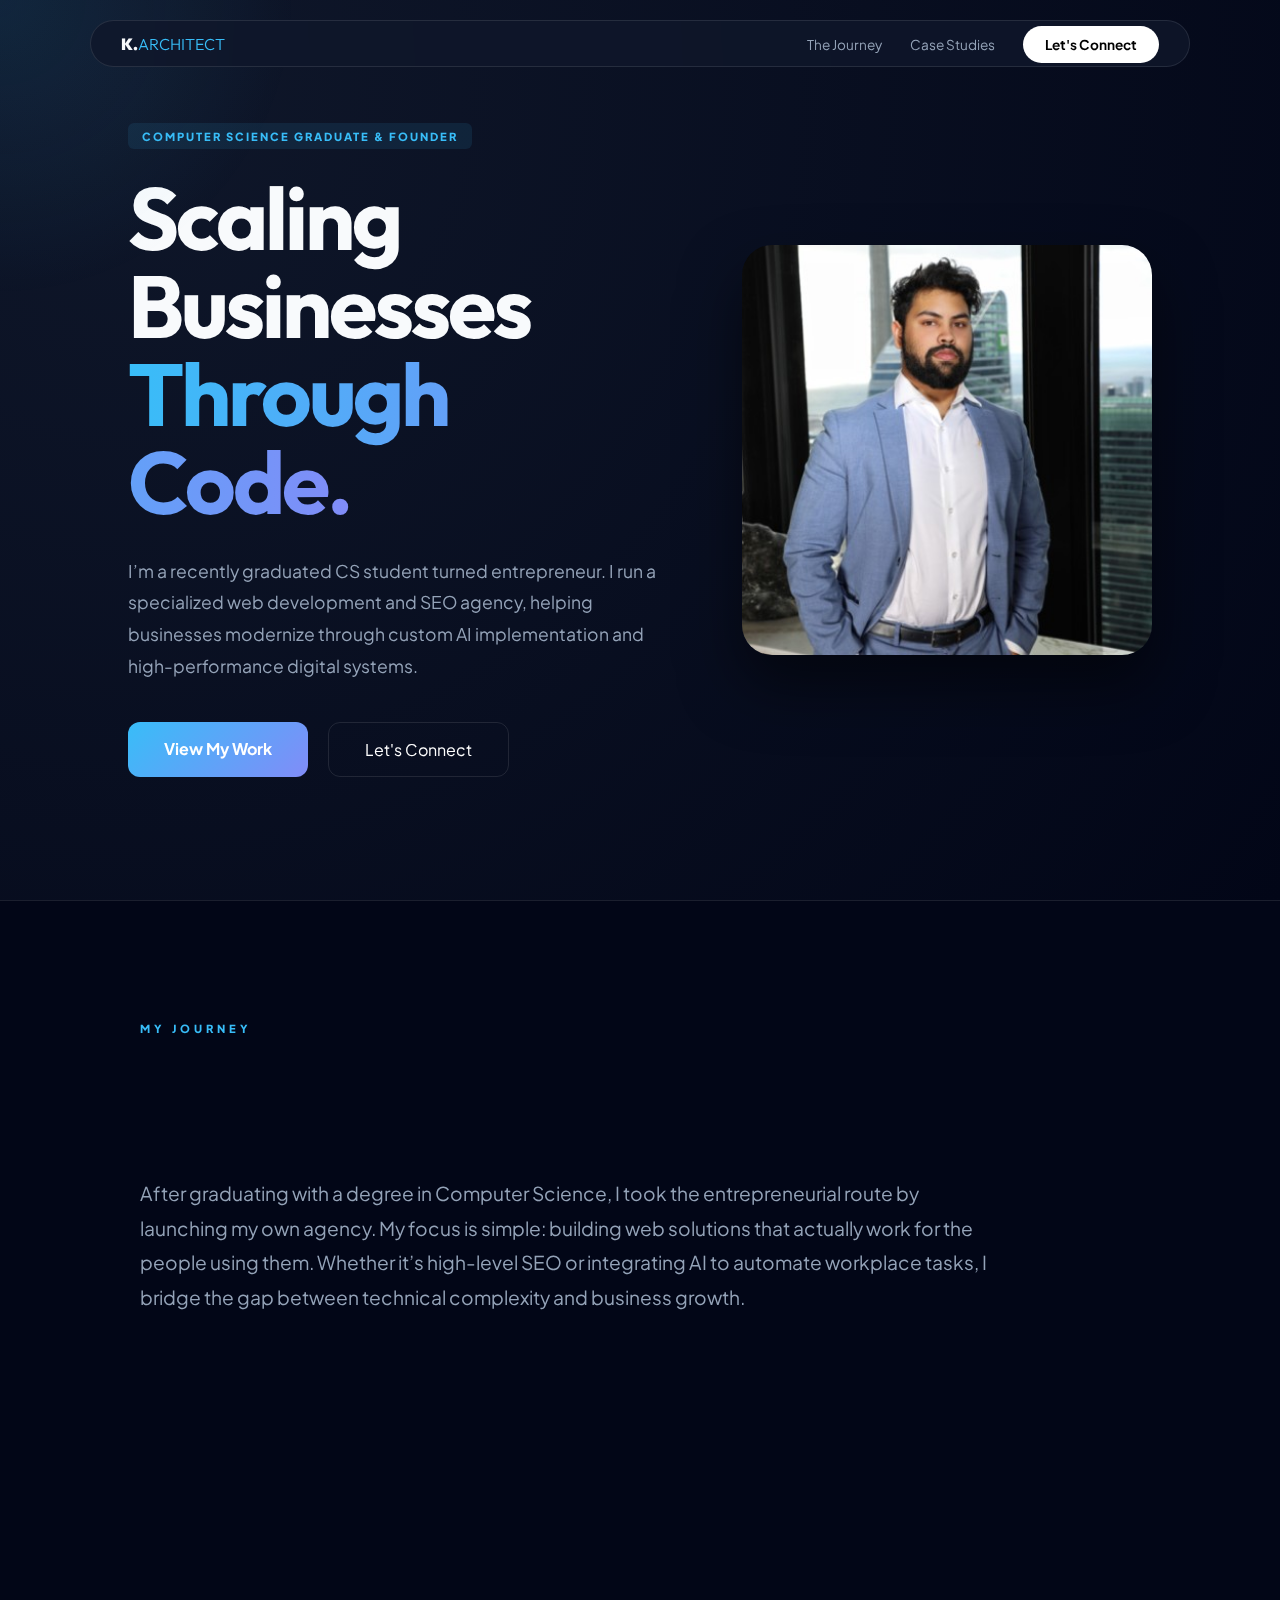
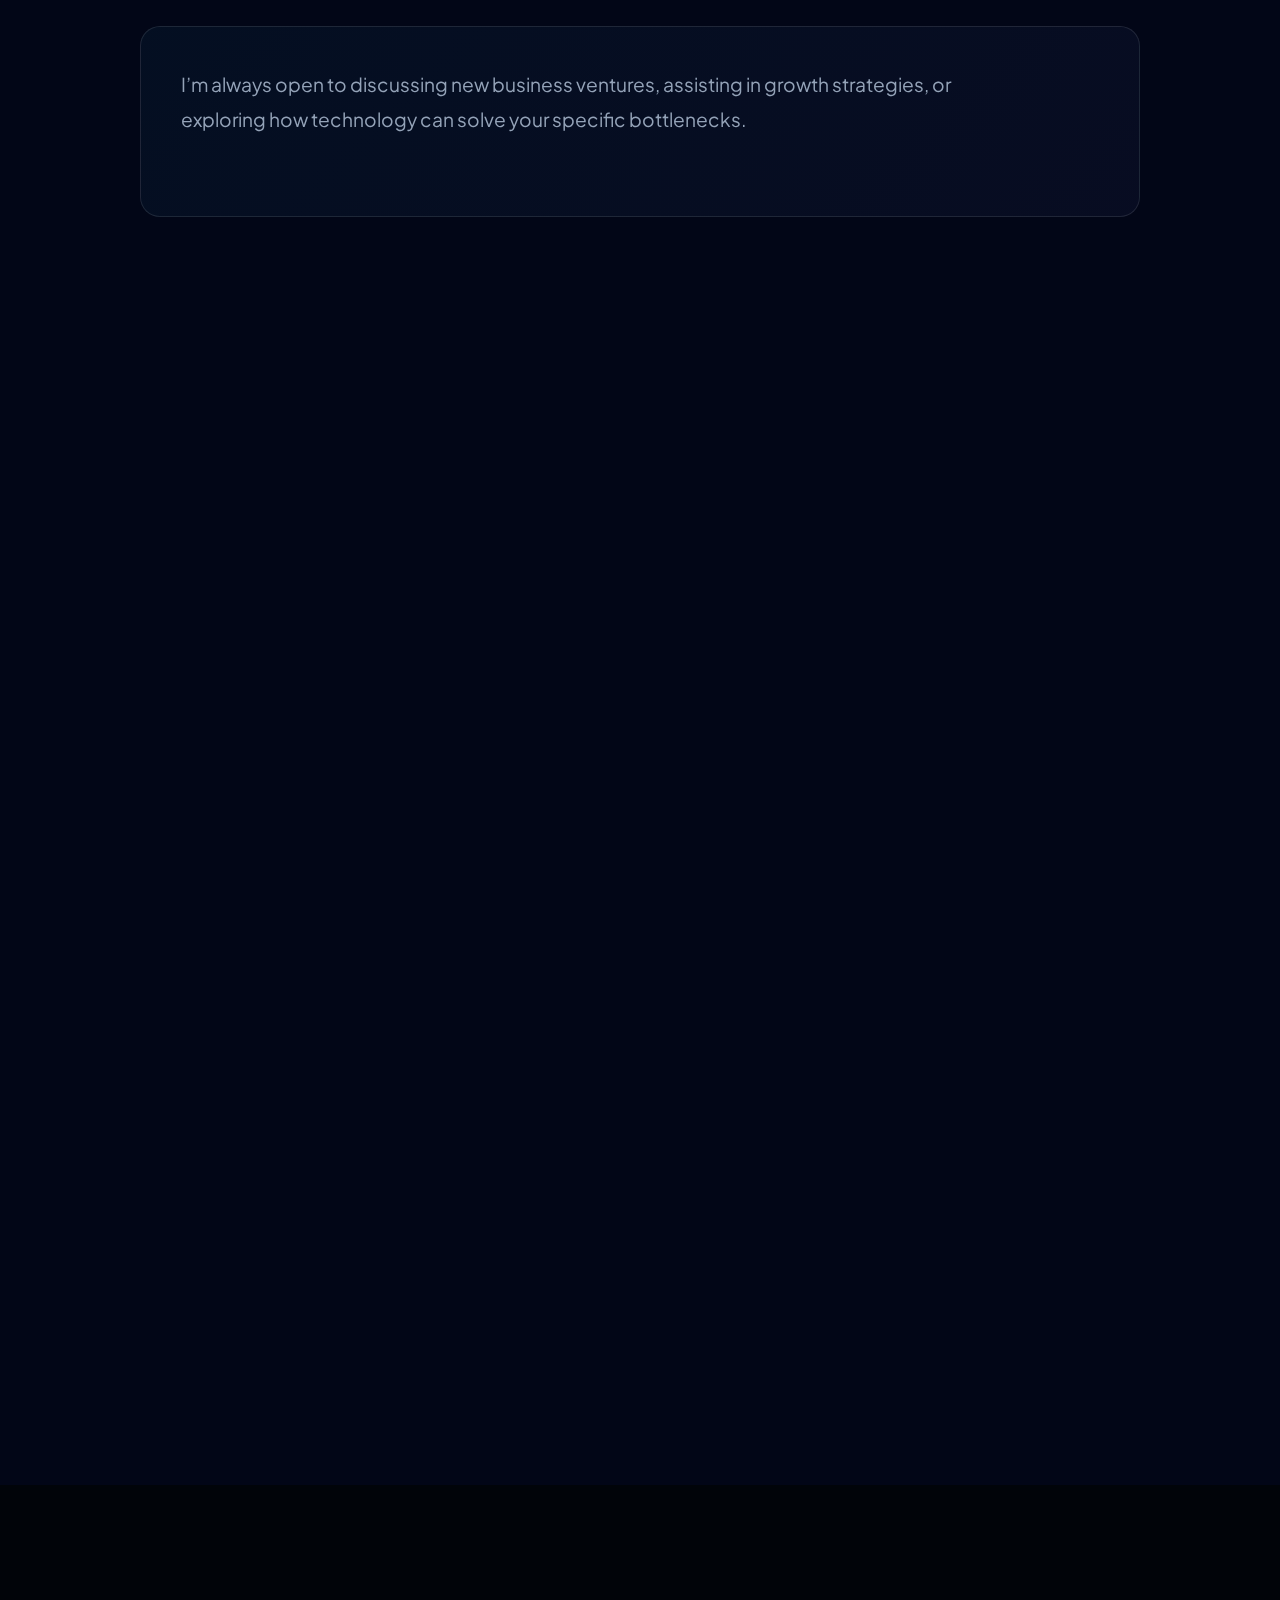
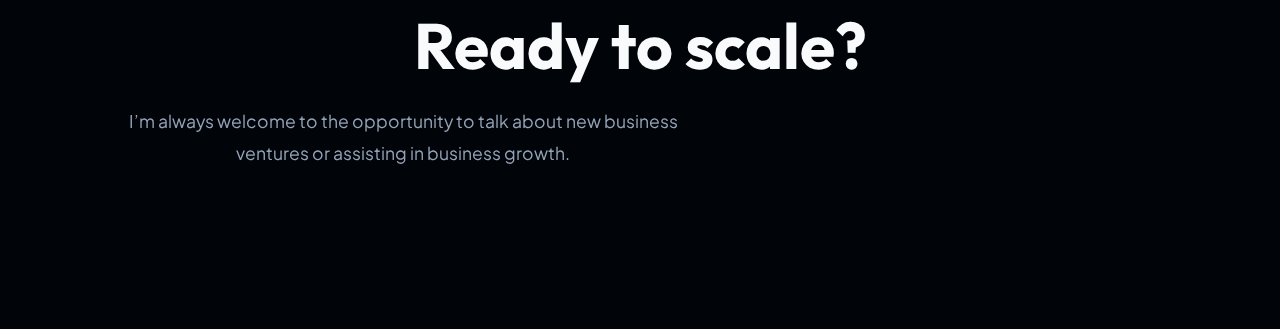
<file: index.html>
<!DOCTYPE html>
<html lang="en">
<head>
    <meta charset="UTF-8">
    <meta name="viewport" content="width=device-width, initial-scale=1.0">
    <title>Kisanth | Web Agency Founder & Systems Architect</title>
    <link rel="stylesheet" href="index.css">
    <link href="https://fonts.googleapis.com/css2?family=Plus+Jakarta+Sans:wght@300;500;800&family=Outfit:wght@300;600;900&display=swap" rel="stylesheet">
    <link rel="stylesheet" href="https://cdnjs.cloudflare.com/ajax/libs/font-awesome/6.5.1/css/all.min.css">
</head>
<body>
    <div class="bg-gradient"></div>
    <div class="cursor-glow"></div>

    <nav>
        <div class="nav-container">
            <div class="logo">K.<span>ARCHITECT</span></div>
    
            <div class="nav-links">
                <a href="#about">The Journey</a>
                <a href="#work">Case Studies</a>
                <a href="mailto:your-email@example.com" class="nav-cta">Let's Connect</a>
            </div>
        </div>
    </nav>

    <main>
        <section class="hero">
            <div class="hero-wrapper">
                <div class="hero-content">
                    <div class="badge">COMPUTER SCIENCE GRADUATE & FOUNDER</div>
                    <h1>Scaling Businesses <br><span class="vibrant-text">Through Code.</span></h1>
                    <p>I’m a recently graduated CS student turned entrepreneur. I run a specialized web development and SEO agency, helping businesses modernize through custom AI implementation and high-performance digital systems.</p>
                    <div class="hero-btns">
                        <a href="#work" class="btn-primary">View My Work</a>
                        <a href="mailto:your-email@example.com" class="btn-secondary">Let's Connect</a>
                    </div>
                </div>
                <div class="hero-visual">
                    <div class="image-card">
                        <img src="kisanth.jpg" alt="Kisanth">
                        <div class="card-glow"></div>
                    </div>
                </div>
            </div>
        </section>

        <section id="about" class="about-section">
            <div class="about-container">
                <div class="about-text">
                    <span class="tag-label">MY JOURNEY</span>
                    <h2>From University to <span>Agency Founder.</span></h2>
                    <p>After graduating with a degree in Computer Science, I took the entrepreneurial route by launching my own agency. My focus is simple: building web solutions that actually work for the people using them. Whether it’s high-level SEO or integrating AI to automate workplace tasks, I bridge the gap between technical complexity and business growth.</p>
                    
                    <div class="skills-grid">
                        <div class="skill-item">
                            <h4>AI Implementation</h4>
                            <p>Currently specializing in custom AI tools designed to make repetitive workplace tasks easier and more efficient for modern businesses.</p>
                        </div>
                        <div class="skill-item">
                            <h4>SaaS Development</h4>
                            <p>Beyond agency work, I have several SaaS projects in active development, focusing on scalable infrastructure and user-centric design.</p>
                        </div>
                    </div>

                    <div class="opportunity-card">
                        <p>I’m always open to discussing new business ventures, assisting in growth strategies, or exploring how technology can solve your specific bottlenecks.</p>
                    </div>
                </div>
            </div>
        </section>

        <section id="work" class="grid-section">
            <div class="bento-grid">
                <a href="https://kisanthk.github.io/KN-Law-Demo-Website-/index.html" class="bento-item featured bento-overlay" target="_blank">
                    <div class="card-image"><img src="law_screenshot.jpg" alt="Legal Tech"></div>
                    <div class="item-content">
                        <span class="tag">LEGAL TECH</span>
                        <h3>KN Law Concept</h3>
                        <p>A high-end legal portal designed with ergonomic data structures for lawyers.</p>
                    </div>
                </a>

                <a href="https://kisanthk.github.io/publicbusinessaccountingDEMO/" class="bento-item bento-overlay" target="_blank">
                    <div class="card-image"><img src="accounting_screenshot.jpg" alt="Fintech"></div>
                    <div class="item-content">
                        <span class="tag">FINTECH</span>
                        <h3>Business Accounting</h3>
                        <p>Real-time financial tracking and visualization.</p>
                    </div>
                </a>

                <a href="https://kisanthk.github.io/autoShopDemo/" class="bento-item bento-overlay" target="_blank">
                    <div class="card-image"><img src="autoshop_screenshot.jpg" alt="Automotive"></div>
                    <div class="item-content">
                        <span class="tag">AUTOMOTIVE</span>
                        <h3>Auto Shop System</h3>
                        <p>Streamlined booking and customer flow.</p>
                    </div>
                </a>

                <a href="https://kisanthk.github.io/2379-burlington-army-cadets-DEMO-Website-/index.html" class="bento-item wide bento-overlay" target="_blank">
                    <div class="card-image"><img src="army_screenshot.jpg" alt="Community"></div>
                    <div class="item-content">
                        <span class="tag">GOVERNMENT/COMMUNITY</span>
                        <h3>Army Cadets Portal</h3>
                        <p>Accessibility-first hub for community engagement.</p>
                    </div>
                </a>

                <a href="https://kisanthk.github.io/DEMO-Main-st-optometry-concept---UPDATED/" class="bento-item bento-overlay" target="_blank">
                    <div class="card-image"><img src="optometry.jpg" alt="Healthcare"></div>
                    <div class="item-content">
                        <span class="tag">HEALTHCARE</span>
                        <h3>Optometry Concept</h3>
                        <p>Modern patient intake and management.</p>
                    </div>
                </a>
            </div>
        </section>
    </main>

    <footer class="contact-footer">
        <h3>Ready to scale?</h3>
        <p>I’m always welcome to the opportunity to talk about new business ventures or assisting in business growth.</p>
    </footer>

    <script src="index.js"></script>
</body>

</html>
</file>
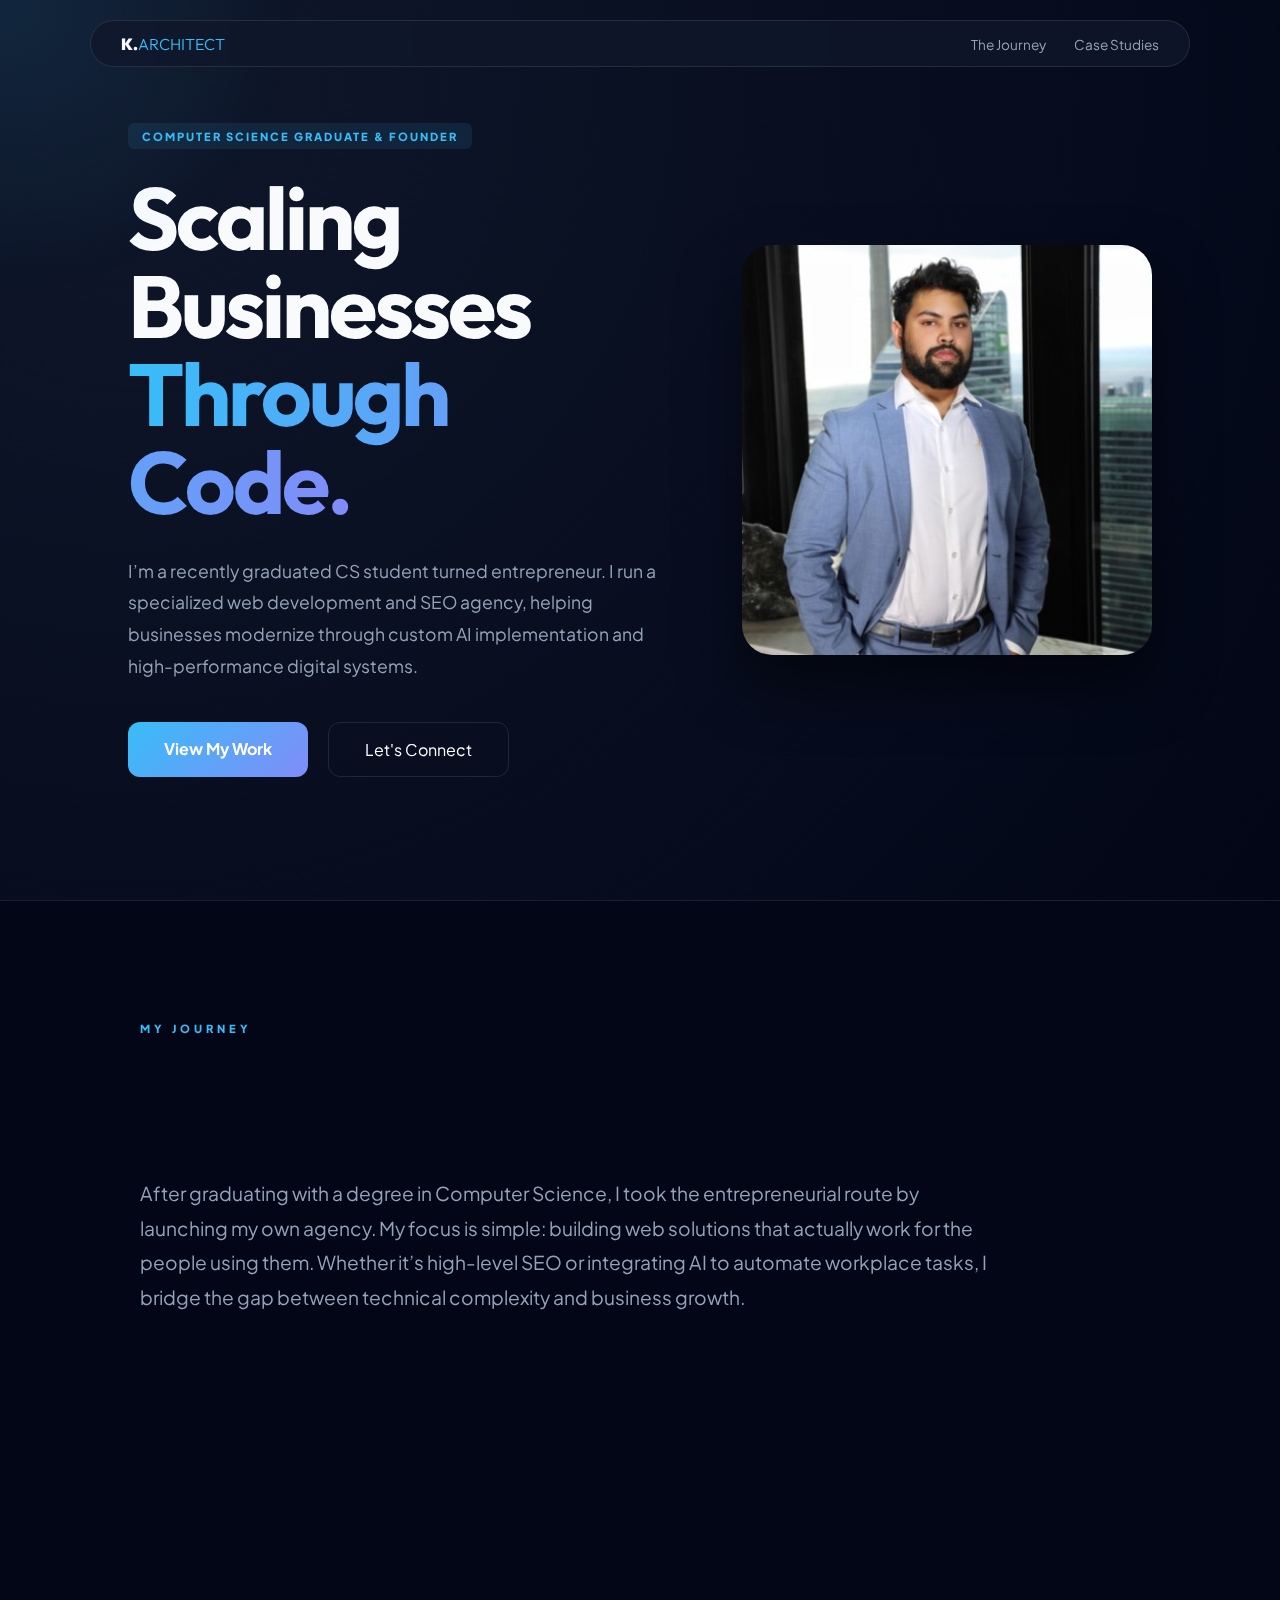
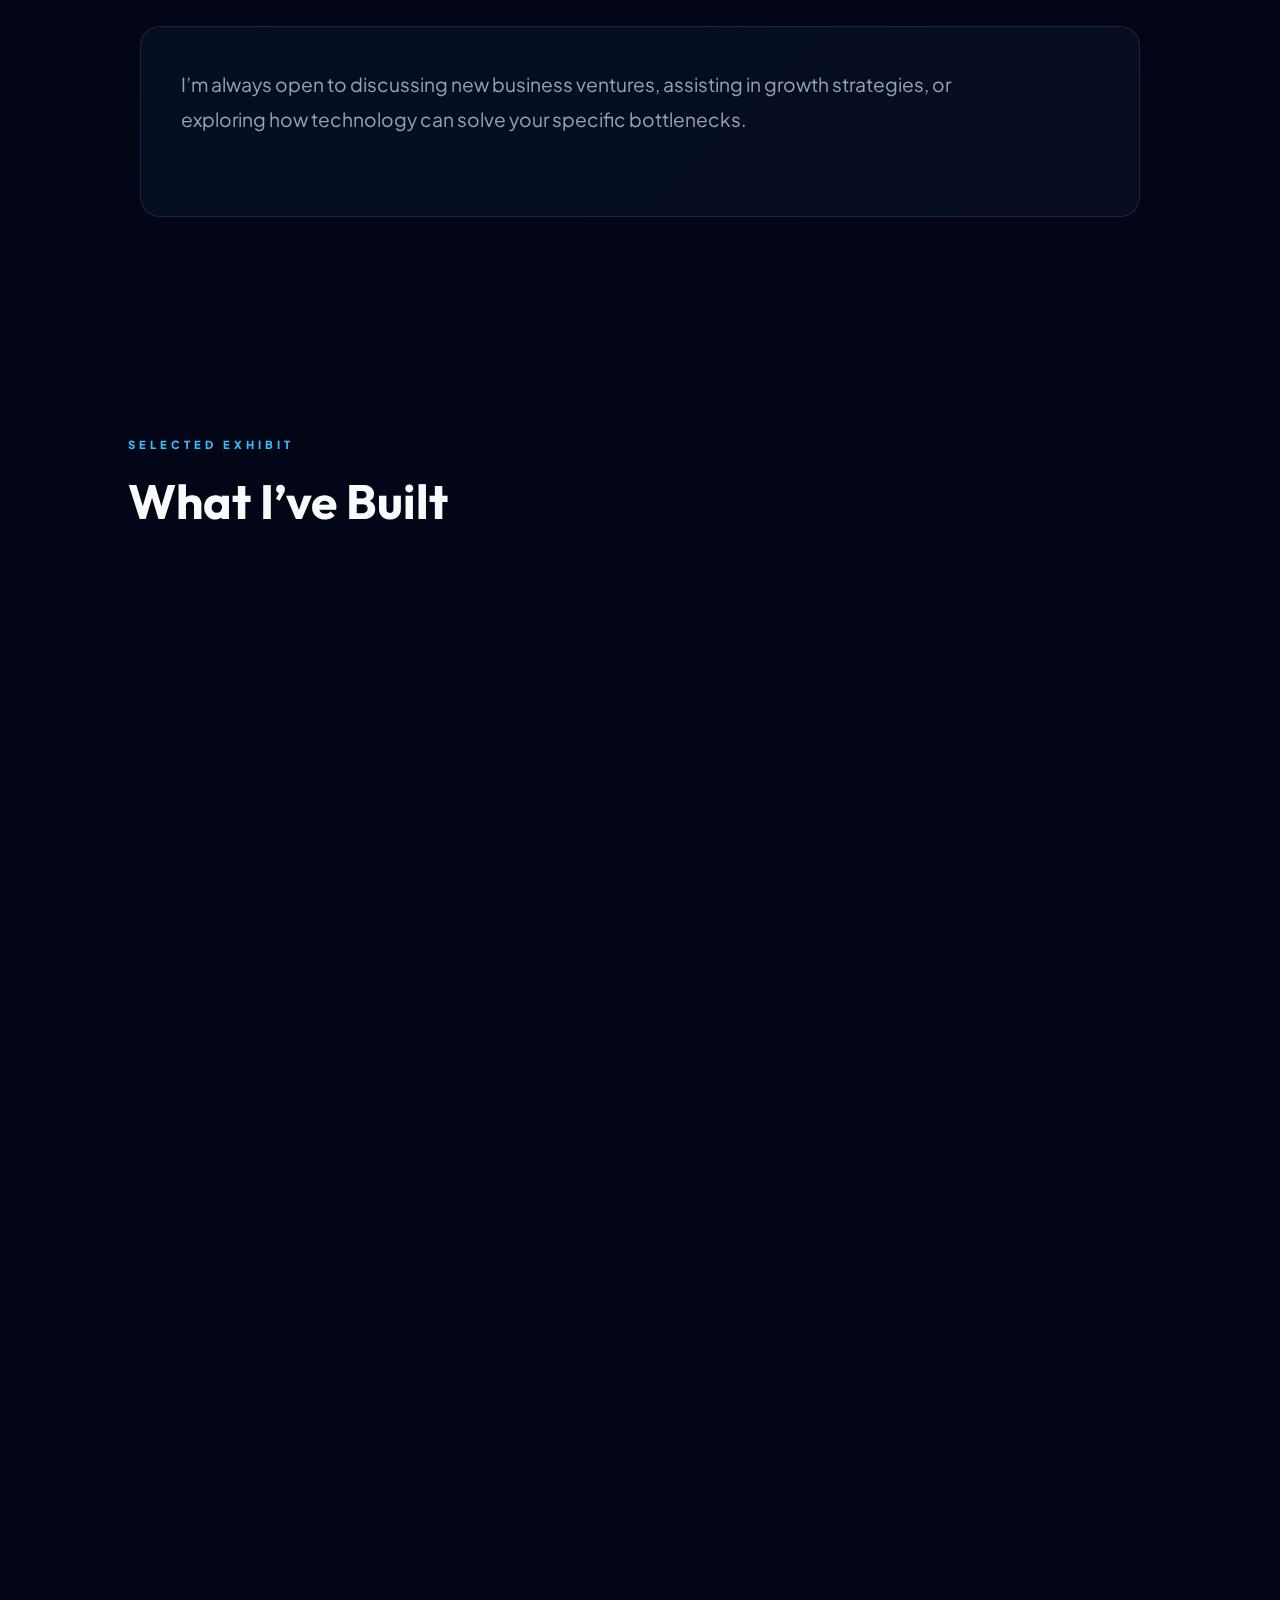
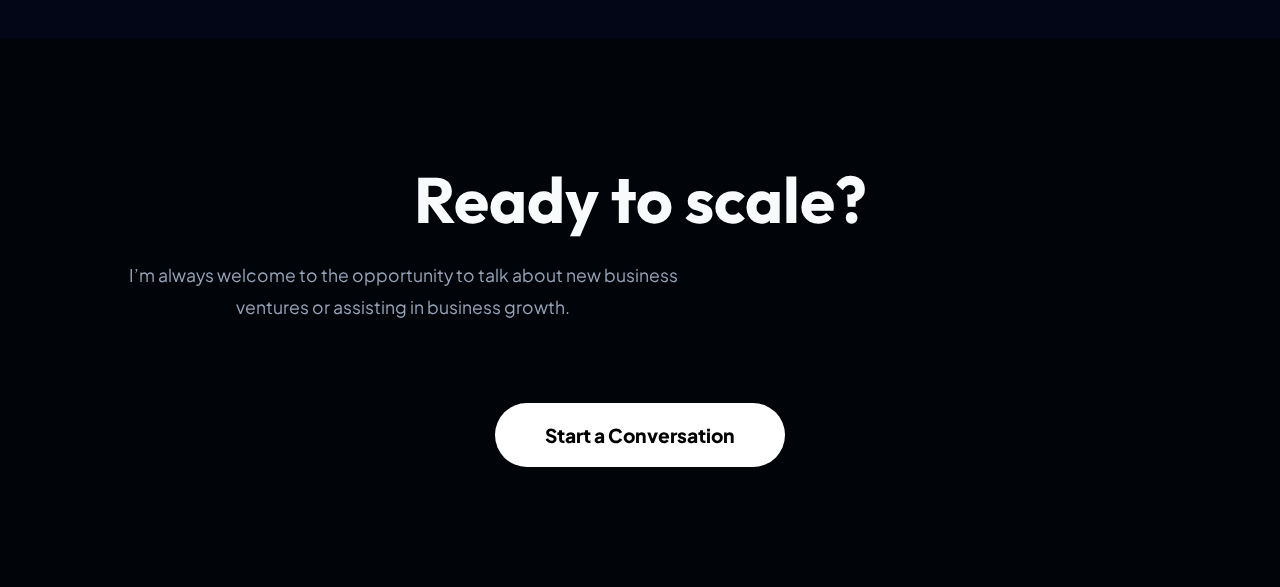
<file: Kisanth K Portfolio/index.html>
<!DOCTYPE html>
<html lang="en">
<head>
    <meta charset="UTF-8">
    <meta name="viewport" content="width=device-width, initial-scale=1.0">
    <title>Kisanth | Web Agency Founder & Systems Architect</title>
    <link rel="stylesheet" href="index.css">
    <link href="https://fonts.googleapis.com/css2?family=Plus+Jakarta+Sans:wght@300;500;800&family=Outfit:wght@300;600;900&display=swap" rel="stylesheet">
</head>
<body>
    <div class="bg-gradient"></div>
    <div class="cursor-glow"></div>

    <nav>
        <div class="nav-container">
            <div class="logo">K.<span>ARCHITECT</span></div>
            <div class="nav-links">
                <a href="#about">The Journey</a>
                <a href="#work">Case Studies</a>
            </div>
        </div>
    </nav>

    <main>
        <section class="hero">
            <div class="hero-wrapper">
                <div class="hero-content">
                    <div class="badge">COMPUTER SCIENCE GRADUATE & FOUNDER</div>
                    <h1>Scaling Businesses <br><span class="vibrant-text">Through Code.</span></h1>
                    <p>I’m a recently graduated CS student turned entrepreneur. I run a specialized web development and SEO agency, helping businesses modernize through custom AI implementation and high-performance digital systems.</p>
                    <div class="hero-btns">
                        <a href="#work" class="btn-primary">View My Work</a>
                        <a href="mailto:your-email@example.com" class="btn-secondary">Let's Connect</a>
                    </div>
                </div>
                <div class="hero-visual">
                    <div class="image-card">
                        <img src="kisanth.jpg" alt="Kisanth">
                        <div class="card-glow"></div>
                    </div>
                </div>
            </div>
        </section>

        <section id="about" class="about-section">
            <div class="about-container">
                <div class="about-text">
                    <span class="tag-label">MY JOURNEY</span>
                    <h2>From University to <span>Agency Founder.</span></h2>
                    <p>After graduating with a degree in Computer Science, I took the entrepreneurial route by launching my own agency. My focus is simple: building web solutions that actually work for the people using them. Whether it’s high-level SEO or integrating AI to automate workplace tasks, I bridge the gap between technical complexity and business growth.</p>
                    
                    <div class="skills-grid">
                        <div class="skill-item">
                            <h4>AI Implementation</h4>
                            <p>Currently specializing in custom AI tools designed to make repetitive workplace tasks easier and more efficient for modern businesses.</p>
                        </div>
                        <div class="skill-item">
                            <h4>SaaS Development</h4>
                            <p>Beyond agency work, I have several SaaS projects in active development, focusing on scalable infrastructure and user-centric design.</p>
                        </div>
                    </div>

                    <div class="opportunity-card">
                        <p>I’m always open to discussing new business ventures, assisting in growth strategies, or exploring how technology can solve your specific bottlenecks.</p>
                    </div>
                </div>
            </div>
        </section>

        <section id="work" class="grid-section">
            <div class="section-header">
                <span class="tag-label">SELECTED EXHIBIT</span>
                <h2>What I’ve Built</h2>
            </div>

            <div class="bento-grid">
                <a href="https://kisanthk.github.io/KN-Law-Demo-Website-/index.html" class="bento-item featured" target="_blank">
                    <div class="item-content">
                        <span class="tag">LEGAL TECH</span>
                        <h3>KN Law Concept</h3>
                        <p>A high-end legal portal designed with ergonomic data structures for lawyers.</p>
                    </div>
                </a>

                <a href="https://kisanthk.github.io/publicbusinessaccountingDEMO/" class="bento-item" target="_blank">
                    <div class="item-content">
                        <span class="tag">FINTECH</span>
                        <h3>Business Accounting</h3>
                        <p>Real-time financial tracking and visualization.</p>
                    </div>
                </a>

                <a href="https://kisanthk.github.io/autoShopDemo/" class="bento-item" target="_blank">
                    <div class="item-content">
                        <span class="tag">AUTOMOTIVE</span>
                        <h3>Auto Shop System</h3>
                        <p>Streamlined booking and customer flow.</p>
                    </div>
                </a>

                <a href="https://kisanthk.github.io/2379-burlington-army-cadets-DEMO-Website-/index.html" class="bento-item wide" target="_blank">
                    <div class="item-content">
                        <span class="tag">GOVERNMENT/COMMUNITY</span>
                        <h3>Army Cadets Portal</h3>
                        <p>Accessibility-first hub for community engagement.</p>
                    </div>
                </a>

                <a href="https://kisanthk.github.io/DEMO-Main-st-optometry-concept---UPDATED/" class="bento-item" target="_blank">
                    <div class="item-content">
                        <span class="tag">HEALTHCARE</span>
                        <h3>Optometry Concept</h3>
                        <p>Modern patient intake and management.</p>
                    </div>
                </a>
            </div>
        </section>
    </main>

    <footer class="contact-footer">
        <h3>Ready to scale?</h3>
        <p>I’m always welcome to the opportunity to talk about new business ventures or assisting in business growth.</p>
        <a href="mailto:your-email@example.com" class="footer-btn">Start a Conversation</a>
    </footer>

    <script src="index.js"></script>
</body>
</html>
</file>
<file: index.css>
:root {
    --bg: #020617;
    --primary: #38bdf8;
    --secondary: #818cf8;
    --text: #f8fafc;
    --text-dim: #94a3b8;
    --glass: rgba(15, 23, 42, 0.8);
    --border: rgba(255, 255, 255, 0.1);
}

* { margin: 0; padding: 0; box-sizing: border-box; }
html { scroll-behavior: smooth; }
body { background: var(--bg); color: var(--text); font-family: 'Plus Jakarta Sans', sans-serif; overflow-x: hidden; }

.bg-gradient { position: fixed; inset: 0; background: radial-gradient(circle at 10% 10%, #0f172a 0%, #020617 100%); z-index: -1; }
.cursor-glow { position: fixed; width: 600px; height: 600px; background: radial-gradient(circle, rgba(56, 189, 248, 0.1) 0%, transparent 70%); border-radius: 50%; pointer-events: none; z-index: 0; transform: translate(-50%, -50%); }

/* Nav */
nav { position: fixed; top: 20px; width: 100%; z-index: 100; display: flex; justify-content: center; }
.nav-container { width: 90%; max-width: 1100px; padding: 12px 30px; background: var(--glass); backdrop-filter: blur(20px); border: 1px solid var(--border); border-radius: 100px; display: flex; justify-content: space-between; align-items: center; }
.logo { font-family: 'Outfit'; font-weight: 900; }
.logo span { color: var(--primary); font-weight: 300; }
.nav-links a { text-decoration: none; color: var(--text-dim); margin-left: 25px; font-size: 0.85rem; transition: 0.3s; }
.nav-links a:hover { color: white; }
.nav-cta { background: white !important; color: black !important; padding: 10px 22px; border-radius: 50px; font-weight: 700; }

/* Hero */
.hero { min-height: 100vh; display: flex; align-items: center; padding: 100px 10%; }
.hero-wrapper { display: grid; grid-template-columns: 1.3fr 1fr; gap: 80px; align-items: center; }
.badge { display: inline-block; padding: 6px 14px; background: rgba(56, 189, 248, 0.1); color: var(--primary); border-radius: 6px; font-size: 0.7rem; font-weight: 800; letter-spacing: 2px; margin-bottom: 25px; }
h1 { font-family: 'Outfit'; font-size: 5.5rem; line-height: 1; letter-spacing: -3px; margin-bottom: 30px; }
.vibrant-text { background: linear-gradient(90deg, var(--primary), var(--secondary)); -webkit-background-clip: text; -webkit-text-fill-color: transparent; }
p { color: var(--text-dim); font-size: 1.1rem; line-height: 1.8; max-width: 550px; margin-bottom: 40px; }
.hero-btns { display: flex; gap: 20px; }
.btn-primary { background: linear-gradient(135deg, var(--primary), var(--secondary)); color: white; padding: 16px 36px; border-radius: 12px; text-decoration: none; font-weight: 700; }
.btn-secondary { border: 1px solid var(--border); color: white; padding: 16px 36px; border-radius: 12px; text-decoration: none; }

.image-card { border-radius: 30px; overflow: hidden; box-shadow: 0 30px 60px rgba(0,0,0,0.5); }
.image-card img { width: 100%; display: block; }

/* About Section */
.about-section { padding: 120px 10%; border-top: 1px solid var(--border); }
.about-container { max-width: 1000px; margin: 0 auto; }
.tag-label { color: var(--primary); font-size: 0.7rem; letter-spacing: 4px; font-weight: 800; margin-bottom: 20px; display: block; }
.about-section h2 { font-family: 'Outfit'; font-size: 4rem; margin-bottom: 40px; letter-spacing: -2px; }
.about-section h2 span { color: var(--text-dim); font-weight: 300; }
.about-section p { font-size: 1.2rem; max-width: 850px; }

.skills-grid { display: grid; grid-template-columns: 1fr 1fr; gap: 40px; margin: 60px 0; }
.skill-item h4 { font-family: 'Outfit'; font-size: 1.6rem; color: var(--primary); margin-bottom: 15px; }
.opportunity-card { padding: 40px; background: linear-gradient(135deg, rgba(56, 189, 248, 0.05), rgba(129, 140, 248, 0.05)); border: 1px solid var(--border); border-radius: 20px; }

/* Bento Grid */
.grid-section { padding: 100px 10%; }
.section-header h2 { font-family: 'Outfit'; font-size: 3rem; margin-top: 10px; margin-bottom: 60px; }
.bento-grid { display: grid; grid-template-columns: repeat(4, 1fr); grid-auto-rows: 300px; gap: 24px; }
.bento-item { background: var(--glass); border: 1px solid var(--border); border-radius: 24px; padding: 40px; text-decoration: none; color: white; transition: 0.4s ease; display: flex; flex-direction: column; justify-content: flex-end; }
.bento-item:hover { border-color: var(--primary); transform: translateY(-10px); background: rgba(15, 23, 42, 0.9); }
.featured { grid-column: span 2; grid-row: span 2; background: linear-gradient(135deg, #0f172a, #1e293b); }
.wide { grid-column: span 2; }
.tag { font-size: 0.7rem; color: var(--primary); font-weight: 800; letter-spacing: 2px; }
.bento-item h3 { font-family: 'Outfit'; font-size: 1.8rem; margin: 10px 0; }

/* Footer */
.contact-footer { padding: 120px 10%; text-align: center; background: #010409; }
.contact-footer h3 { font-family: 'Outfit'; font-size: 4rem; margin-bottom: 20px; }
.footer-btn { display: inline-block; margin-top: 40px; padding: 20px 50px; background: white; color: black; text-decoration: none; border-radius: 100px; font-weight: 800; font-size: 1.2rem; transition: 0.3s; }
.footer-btn:hover { transform: scale(1.05); }

@media (max-width: 1024px) {
    h1 { font-size: 3.5rem; }
    .hero-wrapper { grid-template-columns: 1fr; }
    .skills-grid { grid-template-columns: 1fr; }
    .bento-grid { grid-template-columns: repeat(1, 1fr); }
}
/* Specific styling for the Law Card */
.law-card {
    position: relative;
    overflow: hidden;
    padding: 0 !important; /* Reset padding to let image fill space */
}

.card-image-overlay {
    position: absolute;
    inset: 0;
    z-index: 1;
}

.card-image-overlay img {
    width: 100%;
    height: 100%;
    object-fit: cover;
    opacity: 0.4; /* Dimmed initially */
    transition: 0.5s ease;
}

.law-card .item-content {
    position: relative;
    z-index: 2;
    padding: 40px;
    background: linear-gradient(to top, rgba(2, 6, 23, 0.9) 20%, transparent 100%);
    height: 100%;
    display: flex;
    flex-direction: column;
    justify-content: flex-end;
}

/* Hover Effect: Light up the image when they hover to click */
.law-card:hover .card-image-overlay img {
    opacity: 0.8;
    transform: scale(1.05);
}

.law-card:hover {
    border-color: var(--primary);
}
/* Universal Bento Overlay Styles */
.bento-overlay {
    position: relative;
    overflow: hidden;
    padding: 0 !important; /* Content padding is now handled by item-content */
    display: flex;
    flex-direction: column;
}

.card-image {
    position: absolute;
    inset: 0;
    z-index: 1;
}

.card-image img {
    width: 100%;
    height: 100%;
    object-fit: cover;
    opacity: 0.35; /* Keeps background subtle */
    transition: transform 0.6s cubic-bezier(0.22, 1, 0.36, 1), opacity 0.4s ease;
}

.bento-overlay .item-content {
    position: relative;
    z-index: 2;
    padding: 40px;
    height: 100%;
    width: 100%;
    background: linear-gradient(to top, rgba(2, 6, 23, 0.95) 10%, rgba(2, 6, 23, 0.2) 100%);
    display: flex;
    flex-direction: column;
    justify-content: flex-end;
}

/* Hover Effects */
.bento-overlay:hover .card-image img {
    opacity: 0.7; /* Image becomes clearer on hover */
    transform: scale(1.08); /* Smooth zoom effect */
}

.bento-overlay:hover {
    border-color: var(--primary);
    box-shadow: 0 10px 30px rgba(56, 189, 248, 0.15);
}
</file>
<file: Kisanth K Portfolio/index.css>
:root {
    --bg: #020617;
    --primary: #38bdf8;
    --secondary: #818cf8;
    --text: #f8fafc;
    --text-dim: #94a3b8;
    --glass: rgba(15, 23, 42, 0.8);
    --border: rgba(255, 255, 255, 0.1);
}

* { margin: 0; padding: 0; box-sizing: border-box; }
html { scroll-behavior: smooth; }
body { background: var(--bg); color: var(--text); font-family: 'Plus Jakarta Sans', sans-serif; overflow-x: hidden; }

.bg-gradient { position: fixed; inset: 0; background: radial-gradient(circle at 10% 10%, #0f172a 0%, #020617 100%); z-index: -1; }
.cursor-glow { position: fixed; width: 600px; height: 600px; background: radial-gradient(circle, rgba(56, 189, 248, 0.1) 0%, transparent 70%); border-radius: 50%; pointer-events: none; z-index: 0; transform: translate(-50%, -50%); }

/* Nav */
nav { position: fixed; top: 20px; width: 100%; z-index: 100; display: flex; justify-content: center; }
.nav-container { width: 90%; max-width: 1100px; padding: 12px 30px; background: var(--glass); backdrop-filter: blur(20px); border: 1px solid var(--border); border-radius: 100px; display: flex; justify-content: space-between; align-items: center; }
.logo { font-family: 'Outfit'; font-weight: 900; }
.logo span { color: var(--primary); font-weight: 300; }
.nav-links a { text-decoration: none; color: var(--text-dim); margin-left: 25px; font-size: 0.85rem; transition: 0.3s; }
.nav-links a:hover { color: white; }
.nav-cta { background: white !important; color: black !important; padding: 10px 22px; border-radius: 50px; font-weight: 700; }

/* Hero */
.hero { min-height: 100vh; display: flex; align-items: center; padding: 100px 10%; }
.hero-wrapper { display: grid; grid-template-columns: 1.3fr 1fr; gap: 80px; align-items: center; }
.badge { display: inline-block; padding: 6px 14px; background: rgba(56, 189, 248, 0.1); color: var(--primary); border-radius: 6px; font-size: 0.7rem; font-weight: 800; letter-spacing: 2px; margin-bottom: 25px; }
h1 { font-family: 'Outfit'; font-size: 5.5rem; line-height: 1; letter-spacing: -3px; margin-bottom: 30px; }
.vibrant-text { background: linear-gradient(90deg, var(--primary), var(--secondary)); -webkit-background-clip: text; -webkit-text-fill-color: transparent; }
p { color: var(--text-dim); font-size: 1.1rem; line-height: 1.8; max-width: 550px; margin-bottom: 40px; }
.hero-btns { display: flex; gap: 20px; }
.btn-primary { background: linear-gradient(135deg, var(--primary), var(--secondary)); color: white; padding: 16px 36px; border-radius: 12px; text-decoration: none; font-weight: 700; }
.btn-secondary { border: 1px solid var(--border); color: white; padding: 16px 36px; border-radius: 12px; text-decoration: none; }

.image-card { border-radius: 30px; overflow: hidden; box-shadow: 0 30px 60px rgba(0,0,0,0.5); }
.image-card img { width: 100%; display: block; }

/* About Section */
.about-section { padding: 120px 10%; border-top: 1px solid var(--border); }
.about-container { max-width: 1000px; margin: 0 auto; }
.tag-label { color: var(--primary); font-size: 0.7rem; letter-spacing: 4px; font-weight: 800; margin-bottom: 20px; display: block; }
.about-section h2 { font-family: 'Outfit'; font-size: 4rem; margin-bottom: 40px; letter-spacing: -2px; }
.about-section h2 span { color: var(--text-dim); font-weight: 300; }
.about-section p { font-size: 1.2rem; max-width: 850px; }

.skills-grid { display: grid; grid-template-columns: 1fr 1fr; gap: 40px; margin: 60px 0; }
.skill-item h4 { font-family: 'Outfit'; font-size: 1.6rem; color: var(--primary); margin-bottom: 15px; }
.opportunity-card { padding: 40px; background: linear-gradient(135deg, rgba(56, 189, 248, 0.05), rgba(129, 140, 248, 0.05)); border: 1px solid var(--border); border-radius: 20px; }

/* Bento Grid */
.grid-section { padding: 100px 10%; }
.section-header h2 { font-family: 'Outfit'; font-size: 3rem; margin-top: 10px; margin-bottom: 60px; }
.bento-grid { display: grid; grid-template-columns: repeat(4, 1fr); grid-auto-rows: 300px; gap: 24px; }
.bento-item { background: var(--glass); border: 1px solid var(--border); border-radius: 24px; padding: 40px; text-decoration: none; color: white; transition: 0.4s ease; display: flex; flex-direction: column; justify-content: flex-end; }
.bento-item:hover { border-color: var(--primary); transform: translateY(-10px); background: rgba(15, 23, 42, 0.9); }
.featured { grid-column: span 2; grid-row: span 2; background: linear-gradient(135deg, #0f172a, #1e293b); }
.wide { grid-column: span 2; }
.tag { font-size: 0.7rem; color: var(--primary); font-weight: 800; letter-spacing: 2px; }
.bento-item h3 { font-family: 'Outfit'; font-size: 1.8rem; margin: 10px 0; }

/* Footer */
.contact-footer { padding: 120px 10%; text-align: center; background: #010409; }
.contact-footer h3 { font-family: 'Outfit'; font-size: 4rem; margin-bottom: 20px; }
.footer-btn { display: inline-block; margin-top: 40px; padding: 20px 50px; background: white; color: black; text-decoration: none; border-radius: 100px; font-weight: 800; font-size: 1.2rem; transition: 0.3s; }
.footer-btn:hover { transform: scale(1.05); }

@media (max-width: 1024px) {
    h1 { font-size: 3.5rem; }
    .hero-wrapper { grid-template-columns: 1fr; }
    .skills-grid { grid-template-columns: 1fr; }
    .bento-grid { grid-template-columns: repeat(1, 1fr); }
}
</file>
